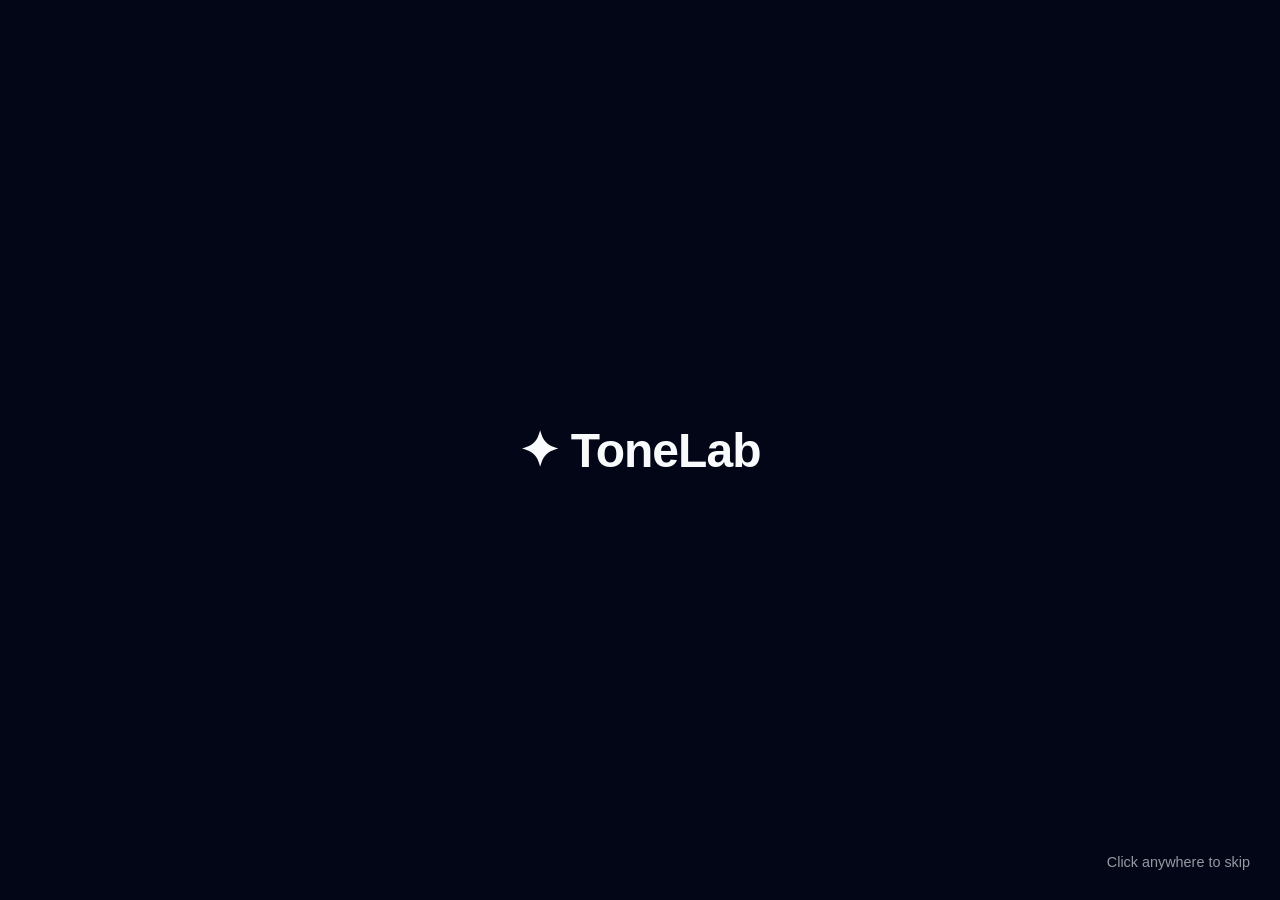
<file: frontend/index.html>
<!DOCTYPE html>
<html lang="en">

<head>
    <meta charset="UTF-8">
    <meta name="viewport" content="width=device-width, initial-scale=1.0">
    <title>ToneLab</title>

    <link rel="stylesheet" href="css/index.css">

    <link rel="preconnect" href="https://fonts.googleapis.com">
    <link rel="preconnect" href="https://fonts.gstatic.com" crossorigin>

    <link href="https://fonts.googleapis.com/css2?family=Inter:wght@300;400;500;600;700&display=swap" rel="stylesheet">
    <link rel="icon" type="image/svg+xml" href="assets/favicon.svg">
</head>

<body>

    <!-- INTRO ANIMATION -->
    <div class="intro">
        <h1 class="intro-logo">✦ ToneLab</h1>
        <p class="skip-text">Click anywhere to skip</p>
    </div>


    <!-- NAVBAR -->
    <header class="navbar">
        <div class="logo"><a href="index.html">✦ ToneLab</a></div>

        <nav>
            <a href="index.html">Home</a>
            <a href="how.html">How it Works</a>
            <a href="about.html">About</a>
            <a href="github.html">GitHub</a>
        </nav>
    </header>


    <!-- HERO -->
    <section class="hero">
        <h1>Write Smarter, Not Harder</h1>
        <p>Analyze your message tone and rewrite it with AI.</p>
    </section>


    <!-- TOOL SECTION -->
    <section class="tool">
        <div class="char-count" style="margin-bottom: 8px; margin-left: 8px;">0 characters</div>
        <textarea placeholder="Enter your message here..." class="input-box"></textarea>

        <div class="controls">

            <select class="tone-select">
                <option value="Profession">Professional</option>
                <option class="Polite">Polite</option>
                <option class="Friendly">Friendly</option>
                <option class="Assertive">Assertive</option>
                <option value="Formal">Formal</option>
                <option class="Casual">Casual</option>
            </select>

            <button class="analyze-btn">Analyze & Rewrite</button>

        </div>

    </section>


    <!-- RESULT -->
    <section class="results"></section>


    <!-- IMPROVEMENTS -->
    <section class="improvements"></section>


    <!-- FOOTER -->
    <footer class="footer">

        <div class="footer-container">

            <div class="footer-section">

                <h3>ToneLab</h3>

                <p>AI-powered tone analysis and message rewriting.</p>

            </div>


            <div class="footer-section">

                <h4>Quick Links</h4>

                <a href="index.html">Home</a>
                <a href="how.html">How it Works</a>
                <a href="about.html">About</a>
                <a href="github.html">GitHub</a>

            </div>


            <div class="footer-section">

                <h4>Contact</h4>

                <p>Email: rohitstudying2004@gmail.com</p>
                <p>Phone: +91 9330808358</p>

            </div>


            <div class="footer-section">

                <h4>Connect</h4>

                <a href="https://www.linkedin.com/in/rohit-saha-091b6a326/" target="_blank">LinkedIn</a>
                <a href="https://github.com/rohitgh2024ju" target="_blank">GitHub</a>

            </div>

        </div>


        <p class="copyright">
            © 2026 ToneLab • Built by Rohit • Open source on GitHub
        </p>

    </footer>


    <!-- INTRO SCRIPT -->
    <script>
        window.addEventListener("load", () => {
            const intro = document.querySelector(".intro");

            setTimeout(() => {
                intro.style.opacity = "0";
                intro.style.pointerEvents = "none";
            }, 1500);
        });
    </script>

    <script src="analyze.js"></script>

</body>

</html>
</file>
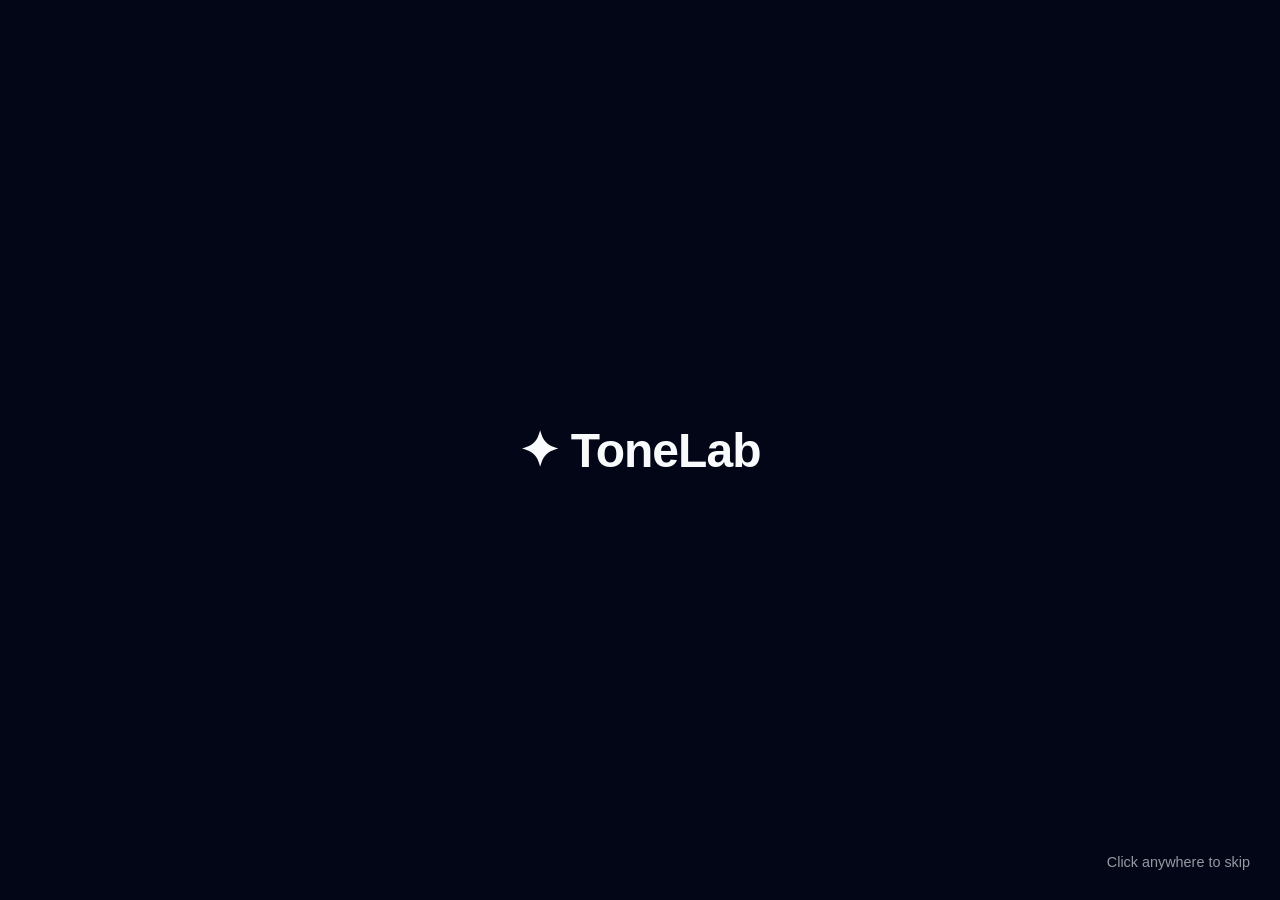
<file: frontend/html/index.html>
<!DOCTYPE html>
<html lang="en">

<head>
    <meta charset="UTF-8">
    <meta name="viewport" content="width=device-width, initial-scale=1.0">
    <title>ToneLab</title>

    <link rel="stylesheet" href="../css/index.css">

    <link rel="preconnect" href="https://fonts.googleapis.com">
    <link rel="preconnect" href="https://fonts.gstatic.com" crossorigin>

    <link href="https://fonts.googleapis.com/css2?family=Inter:wght@300;400;500;600;700&display=swap" rel="stylesheet">
    <link rel="icon" type="image/svg+xml" href="/assets/favicon.svg">
</head>

<body>

    <!-- INTRO ANIMATION -->
    <div class="intro">
        <h1 class="intro-logo">✦ ToneLab</h1>
        <p class="skip-text">Click anywhere to skip</p>
    </div>


    <!-- NAVBAR -->
    <header class="navbar">
        <div class="logo"><a href="index.html">✦ ToneLab</a></div>

        <nav>
            <a href="index.html">Home</a>
            <a href="how.html">How it Works</a>
            <a href="about.html">About</a>
            <a href="github.html">GitHub</a>
        </nav>
    </header>


    <!-- HERO -->
    <section class="hero">
        <h1>Write Smarter, Not Harder</h1>
        <p>Analyze your message tone and rewrite it with AI.</p>
    </section>


    <!-- TOOL SECTION -->
    <section class="tool">
        <div class="char-count" style="margin-bottom: 8px; margin-left: 8px;">0 characters</div>
        <textarea placeholder="Enter your message here..." class="input-box"></textarea>

        <div class="controls">

            <select class="tone-select">
                <option value="Profession">Professional</option>
                <option class="Polite">Polite</option>
                <option class="Friendly">Friendly</option>
                <option class="Assertive">Assertive</option>
                <option value="Formal">Formal</option>
                <option class="Casual">Casual</option>
            </select>

            <button class="analyze-btn">Analyze & Rewrite</button>

        </div>

    </section>


    <!-- RESULT -->
    <section class="results"></section>


    <!-- IMPROVEMENTS -->
    <section class="improvements"></section>


    <!-- FOOTER -->
    <footer class="footer">

        <div class="footer-container">

            <div class="footer-section">

                <h3>ToneLab</h3>

                <p>AI-powered tone analysis and message rewriting.</p>

            </div>


            <div class="footer-section">

                <h4>Quick Links</h4>

                <a href="index.html">Home</a>
                <a href="how.html">How it Works</a>
                <a href="about.html">About</a>
                <a href="github.html">GitHub</a>

            </div>


            <div class="footer-section">

                <h4>Contact</h4>

                <p>Email: rohitstudying2004@gmail.com</p>
                <p>Phone: +91 9330808358</p>

            </div>


            <div class="footer-section">

                <h4>Connect</h4>

                <a href="https://www.linkedin.com/in/rohit-saha-091b6a326/" target="_blank">LinkedIn</a>
                <a href="https://github.com/rohitgh2024ju" target="_blank">GitHub</a>

            </div>

        </div>


        <p class="copyright">
            © 2026 ToneLab • Built by Rohit • Open source on GitHub
        </p>

    </footer>


    <!-- INTRO SCRIPT -->
    <script>
        window.addEventListener("load", () => {
            const intro = document.querySelector(".intro");

            setTimeout(() => {
                intro.style.opacity = "0";
                intro.style.pointerEvents = "none";
            }, 1500);
        });
    </script>

    <script src="../analyze.js"></script>

</body>

</html>
</file>
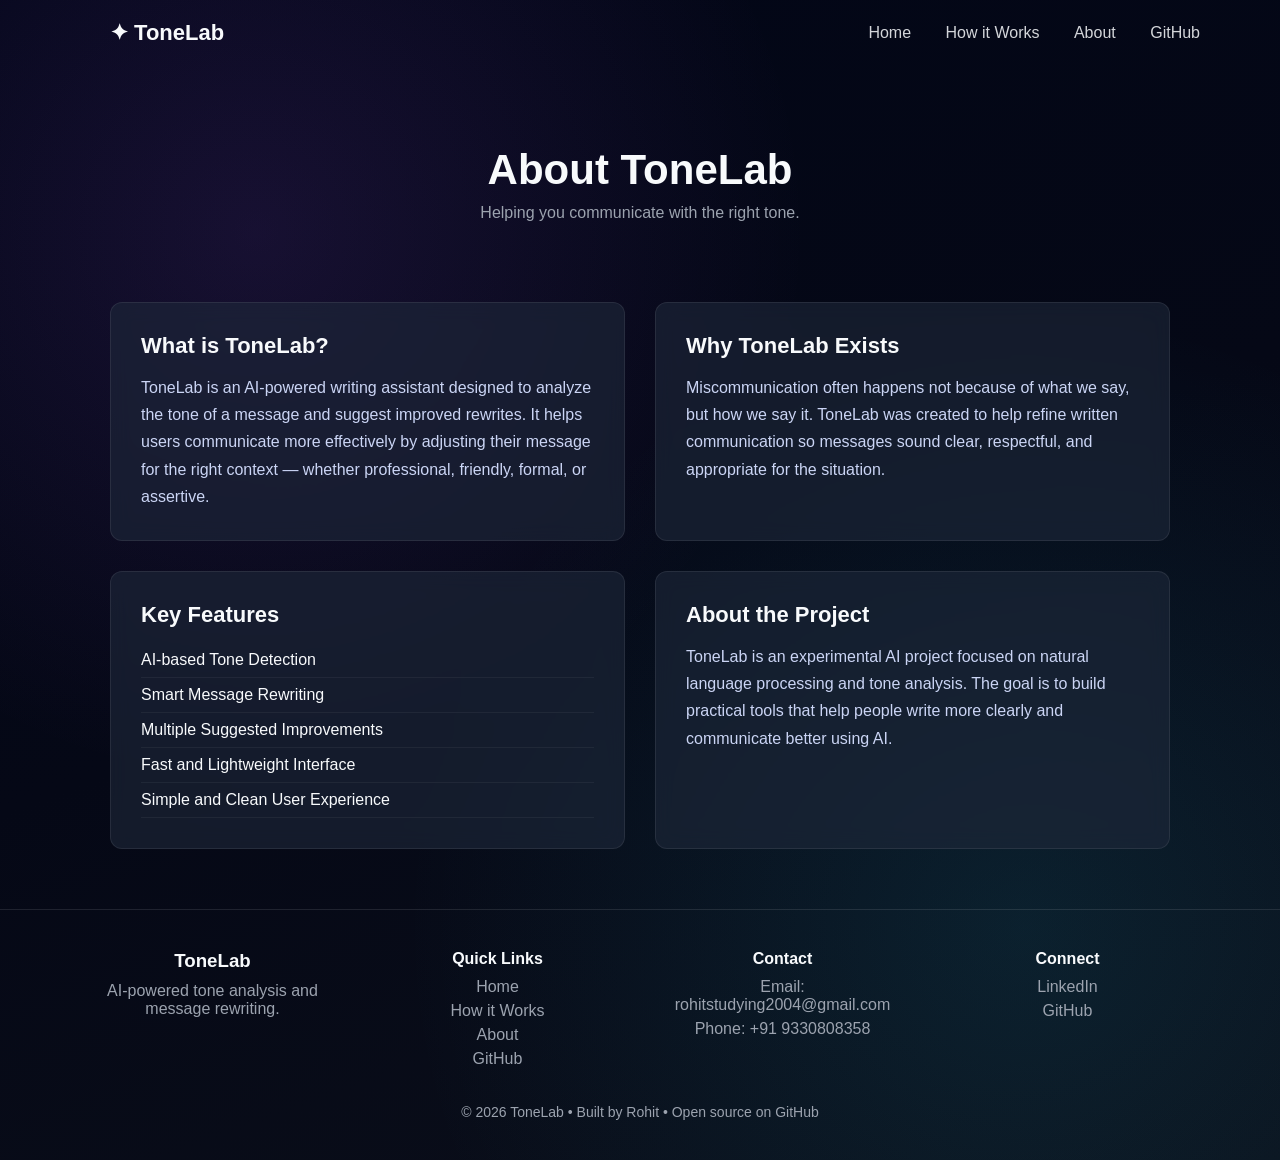
<file: frontend/about.html>
<!DOCTYPE html>
<html lang="en">

<head>
    <meta charset="UTF-8">
    <meta name="viewport" content="width=device-width, initial-scale=1.0">
    <title>About • ToneLab</title>

    <link rel="stylesheet" href="css/about.css">
    <link rel="icon" type="image/svg+xml" href="assets/favicon.svg">

</head>

<body>

    <!-- NAVBAR -->

    <header class="navbar">

        <div class="logo"><a href="html/index.html">✦ ToneLab</a></div>

        <nav>
            <a href="index.html">Home</a>
            <a href="how.html">How it Works</a>
            <a href="about.html">About</a>
            <a href="github.html">GitHub</a>
        </nav>

    </header>


    <!-- HERO -->

    <section class="hero">

        <h1>About ToneLab</h1>

        <p>Helping you communicate with the right tone.</p>

    </section>


    <!-- ABOUT SECTION -->

    <section class="about-container">

        <div class="about-card">

            <h2>What is ToneLab?</h2>

            <p>
                ToneLab is an AI-powered writing assistant designed to analyze the tone of a message
                and suggest improved rewrites. It helps users communicate more effectively by adjusting
                their message for the right context — whether professional, friendly, formal, or assertive.
            </p>

        </div>


        <div class="about-card">

            <h2>Why ToneLab Exists</h2>

            <p>
                Miscommunication often happens not because of what we say, but how we say it.
                ToneLab was created to help refine written communication so messages sound
                clear, respectful, and appropriate for the situation.
            </p>

        </div>


        <div class="about-card features">

            <h2>Key Features</h2>

            <ul>

                <li>AI-based Tone Detection</li>

                <li>Smart Message Rewriting</li>

                <li>Multiple Suggested Improvements</li>

                <li>Fast and Lightweight Interface</li>

                <li>Simple and Clean User Experience</li>

            </ul>

        </div>


        <div class="about-card">

            <h2>About the Project</h2>

            <p>
                ToneLab is an experimental AI project focused on natural language processing
                and tone analysis. The goal is to build practical tools that help people
                write more clearly and communicate better using AI.
            </p>

        </div>

    </section>


    <!-- FOOTER -->

    <footer class="footer">

        <div class="footer-container">

            <div class="footer-section">

                <h3>ToneLab</h3>

                <p>AI-powered tone analysis and message rewriting.</p>

            </div>


            <div class="footer-section">

                <h4>Quick Links</h4>

                <a href="index.html">Home</a>
                <a href="how.html">How it Works</a>
                <a href="about.html">About</a>
                <a href="github.html">GitHub</a>

            </div>


            <div class="footer-section">

                <h4>Contact</h4>

                <p>Email: rohitstudying2004@gmail.com</p>
                <p>Phone: +91 9330808358</p>

            </div>


            <div class="footer-section">

                <h4>Connect</h4>

                <a href="https://www.linkedin.com/in/rohit-saha-091b6a326/" target="_blank">LinkedIn</a>
                <a href="https://github.com/rohitgh2024ju" target="_blank">GitHub</a>
            </div>

        </div>


        <p class="copyright">
            © 2026 ToneLab • Built by Rohit • Open source on GitHub
        </p>

    </footer>
    <script src="analyze.js">

    </script>

</body>

</html>
</file>
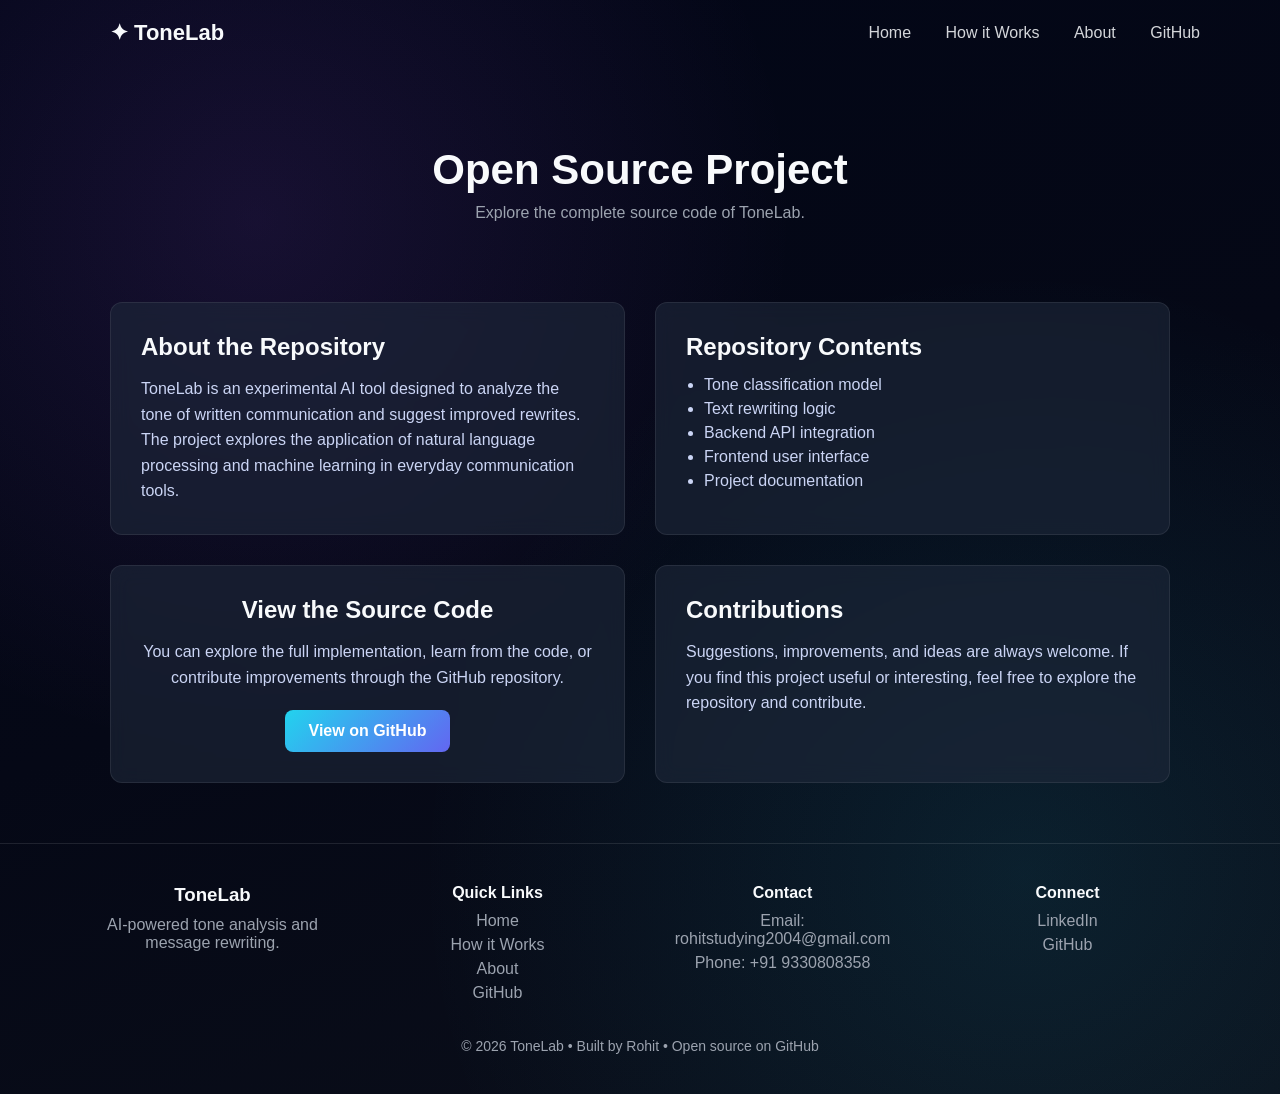
<file: frontend/github.html>
<!DOCTYPE html>
<html lang="en">

<head>

    <meta charset="UTF-8">
    <meta name="viewport" content="width=device-width, initial-scale=1.0">

    <title>GitHub • ToneLab</title>

    <link rel="stylesheet" href="css/github.css">
    <link rel="icon" type="image/svg+xml" href="assets/favicon.svg">

</head>

<body>

    <!-- NAVBAR -->

    <header class="navbar">

        <div class="logo"><a href="index.html">✦ ToneLab</a></div>

        <nav>
            <a href="index.html">Home</a>
            <a href="how.html">How it Works</a>
            <a href="about.html">About</a>
            <a href="github.html">GitHub</a>
        </nav>

    </header>



    <!-- HERO -->

    <section class="hero">

        <h1>Open Source Project</h1>

        <p>Explore the complete source code of ToneLab.</p>

    </section>



    <!-- GITHUB SECTION -->

    <section class="github-section">

        <div class="github-card">

            <h2>About the Repository</h2>

            <p>
                ToneLab is an experimental AI tool designed to analyze the tone of written
                communication and suggest improved rewrites. The project explores the
                application of natural language processing and machine learning in everyday
                communication tools.
            </p>

        </div>



        <div class="github-card">

            <h2>Repository Contents</h2>

            <ul>

                <li>Tone classification model</li>

                <li>Text rewriting logic</li>

                <li>Backend API integration</li>

                <li>Frontend user interface</li>

                <li>Project documentation</li>

            </ul>

        </div>



        <div class="github-card center">

            <h2>View the Source Code</h2>

            <p>
                You can explore the full implementation, learn from the code,
                or contribute improvements through the GitHub repository.
            </p>

            <a class="github-button" href="https://github.com/rohitgh2024ju/tone-classifier-and-rewriter_v2" target="_blank">
                View on GitHub
            </a>

        </div>



        <div class="github-card">

            <h2>Contributions</h2>

            <p>
                Suggestions, improvements, and ideas are always welcome.
                If you find this project useful or interesting, feel free to
                explore the repository and contribute.
            </p>

        </div>

    </section>



    <!-- FOOTER -->

    <footer class="footer">

        <div class="footer-container">

            <div class="footer-section">

                <h3>ToneLab</h3>

                <p>AI-powered tone analysis and message rewriting.</p>

            </div>


            <div class="footer-section">

                <h4>Quick Links</h4>

                <a href="index.html">Home</a>
                <a href="how.html">How it Works</a>
                <a href="about.html">About</a>
                <a href="github.html">GitHub</a>

            </div>


            <div class="footer-section">

                <h4>Contact</h4>

                <p>Email: rohitstudying2004@gmail.com</p>
                <p>Phone: +91 9330808358</p>

            </div>


            <div class="footer-section">

                <h4>Connect</h4>

                <a href="https://www.linkedin.com/in/rohit-saha-091b6a326/" target="_blank">LinkedIn</a>
                <a href="https://github.com/rohitgh2024ju" target="_blank">GitHub</a>

            </div>

        </div>


        <p class="copyright">
            © 2026 ToneLab • Built by Rohit • Open source on GitHub
        </p>

    </footer>


</body>

</html>
</file>
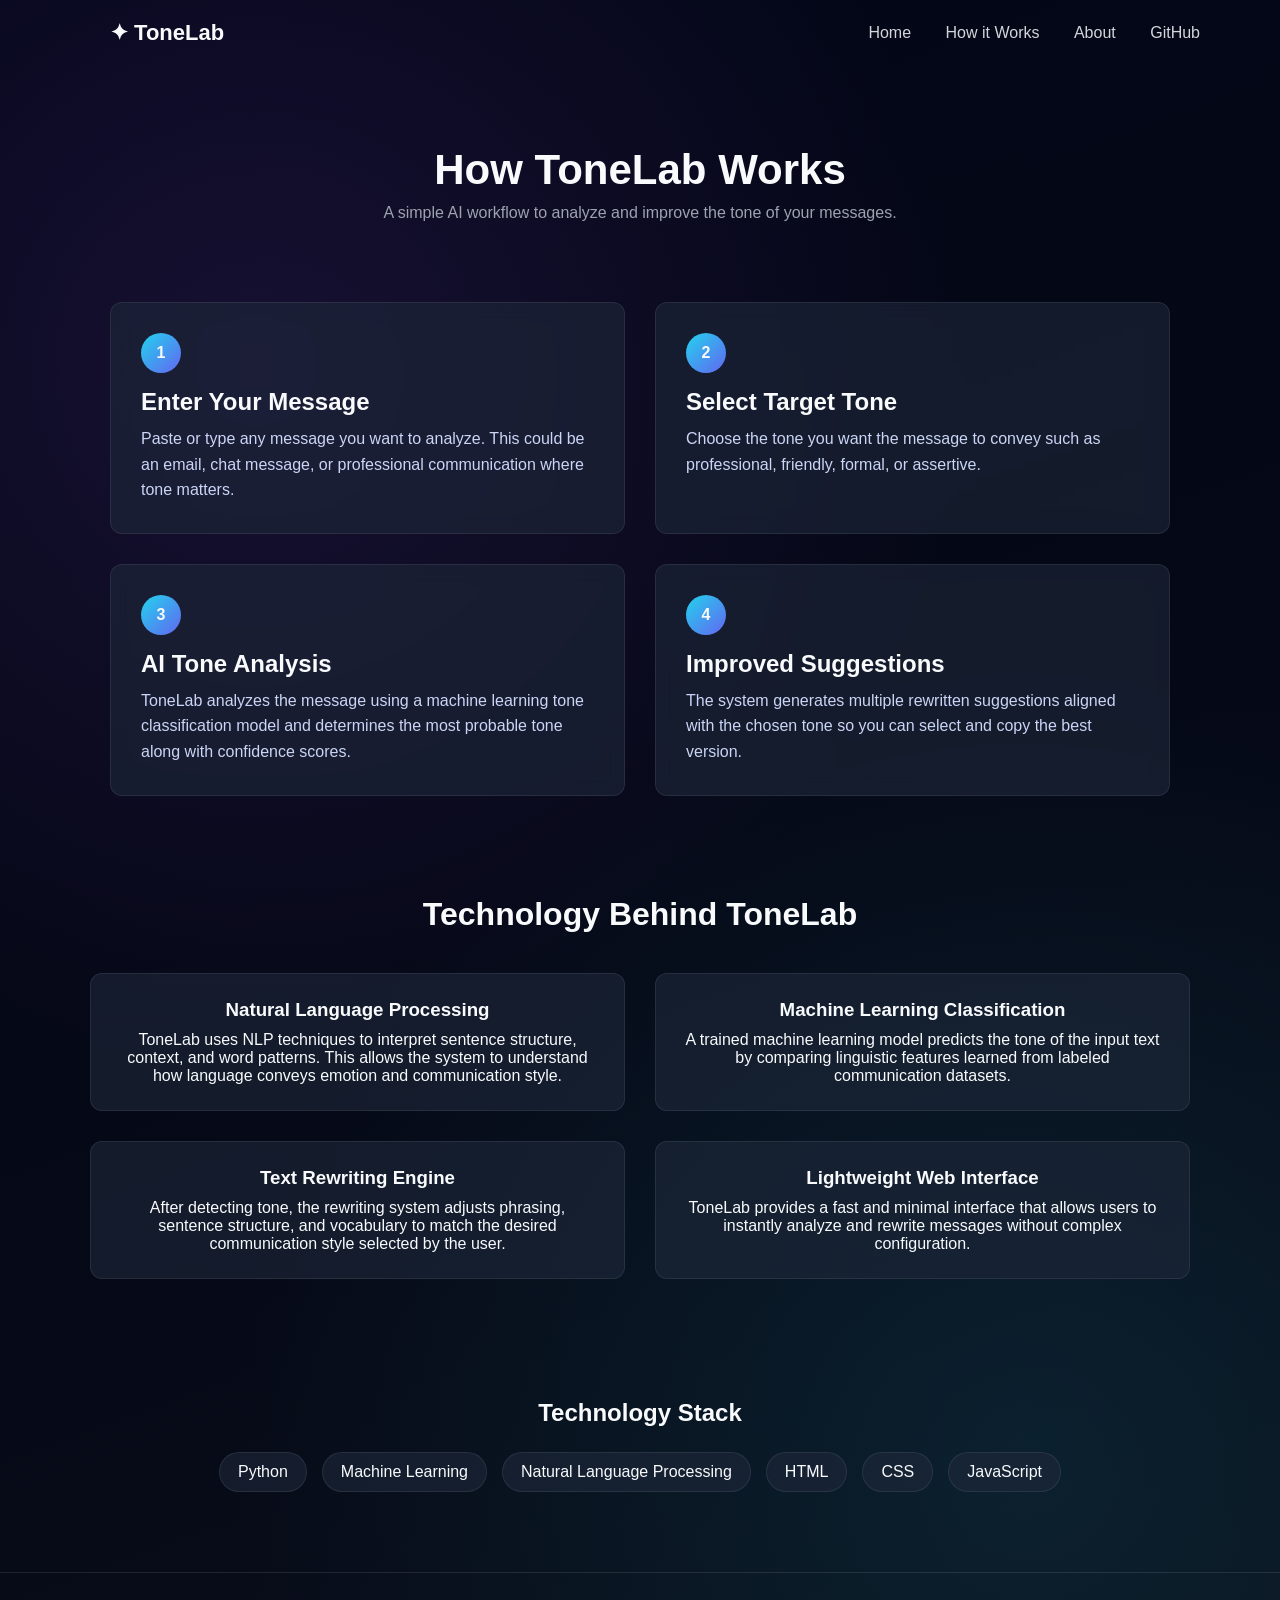
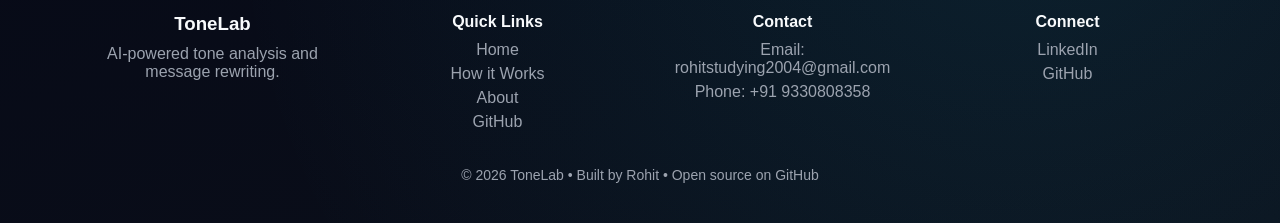
<file: frontend/how.html>
<!DOCTYPE html>
<html lang="en">

<head>
    <meta charset="UTF-8">
    <meta name="viewport" content="width=device-width, initial-scale=1.0">
    <title>How It Works • ToneLab</title>

    <link rel="stylesheet" href="css/how.css">
    <link rel="icon" type="image/svg+xml" href="assets/favicon.svg">

</head>

<body>

    <!-- NAVBAR -->

    <header class="navbar">

        <div class="logo"><a href="index.html">✦ ToneLab</a></div>

        <nav>
            <a href="index.html">Home</a>
            <a href="how.html">How it Works</a>
            <a href="about.html">About</a>
            <a href="github.html">GitHub</a>
        </nav>

    </header>



    <!-- HERO -->

    <section class="hero">

        <h1>How ToneLab Works</h1>

        <p>A simple AI workflow to analyze and improve the tone of your messages.</p>

    </section>



    <!-- WORKFLOW STEPS -->

    <section class="steps-container">

        <div class="step-card">

            <div class="step-number">1</div>

            <h2>Enter Your Message</h2>

            <p>
                Paste or type any message you want to analyze. This could be an email,
                chat message, or professional communication where tone matters.
            </p>

        </div>



        <div class="step-card">

            <div class="step-number">2</div>

            <h2>Select Target Tone</h2>

            <p>
                Choose the tone you want the message to convey such as professional,
                friendly, formal, or assertive.
            </p>

        </div>



        <div class="step-card">

            <div class="step-number">3</div>

            <h2>AI Tone Analysis</h2>

            <p>
                ToneLab analyzes the message using a machine learning tone
                classification model and determines the most probable tone
                along with confidence scores.
            </p>

        </div>



        <div class="step-card">

            <div class="step-number">4</div>

            <h2>Improved Suggestions</h2>

            <p>
                The system generates multiple rewritten suggestions aligned
                with the chosen tone so you can select and copy the best version.
            </p>

        </div>

    </section>



    <!-- TECHNOLOGY SECTION -->

    <section class="tech-section">

        <h2>Technology Behind ToneLab</h2>

        <div class="tech-grid">

            <div class="tech-card">

                <h3>Natural Language Processing</h3>

                <p>
                    ToneLab uses NLP techniques to interpret sentence structure,
                    context, and word patterns. This allows the system to understand
                    how language conveys emotion and communication style.
                </p>

            </div>



            <div class="tech-card">

                <h3>Machine Learning Classification</h3>

                <p>
                    A trained machine learning model predicts the tone of the input
                    text by comparing linguistic features learned from labeled
                    communication datasets.
                </p>

            </div>



            <div class="tech-card">

                <h3>Text Rewriting Engine</h3>

                <p>
                    After detecting tone, the rewriting system adjusts phrasing,
                    sentence structure, and vocabulary to match the desired
                    communication style selected by the user.
                </p>

            </div>



            <div class="tech-card">

                <h3>Lightweight Web Interface</h3>

                <p>
                    ToneLab provides a fast and minimal interface that allows
                    users to instantly analyze and rewrite messages without
                    complex configuration.
                </p>

            </div>

        </div>

    </section>



    <!-- TECH STACK -->

    <section class="stack">

        <h2>Technology Stack</h2>

        <div class="stack-items">

            <span>Python</span>
            <span>Machine Learning</span>
            <span>Natural Language Processing</span>
            <span>HTML</span>
            <span>CSS</span>
            <span>JavaScript</span>

        </div>

    </section>



    <!-- FOOTER -->
    <footer class="footer">

        <div class="footer-container">

            <div class="footer-section">

                <h3>ToneLab</h3>

                <p>AI-powered tone analysis and message rewriting.</p>

            </div>


            <div class="footer-section">

                <h4>Quick Links</h4>

                <a href="index.html">Home</a>
                <a href="how.html">How it Works</a>
                <a href="about.html">About</a>
                <a href="github.html">GitHub</a>

            </div>


            <div class="footer-section">

                <h4>Contact</h4>

                <p>Email: rohitstudying2004@gmail.com</p>
                <p>Phone: +91 9330808358</p>

            </div>


            <div class="footer-section">

                <h4>Connect</h4>

                <a href="https://www.linkedin.com/in/rohit-saha-091b6a326/" target="_blank">LinkedIn</a>
                <a href="https://github.com/rohitgh2024ju" target="_blank">GitHub</a>

            </div>

        </div>


        <p class="copyright">
            © 2026 ToneLab • Built by Rohit • Open source on GitHub
        </p>

    </footer>


</body>

</html>
</file>
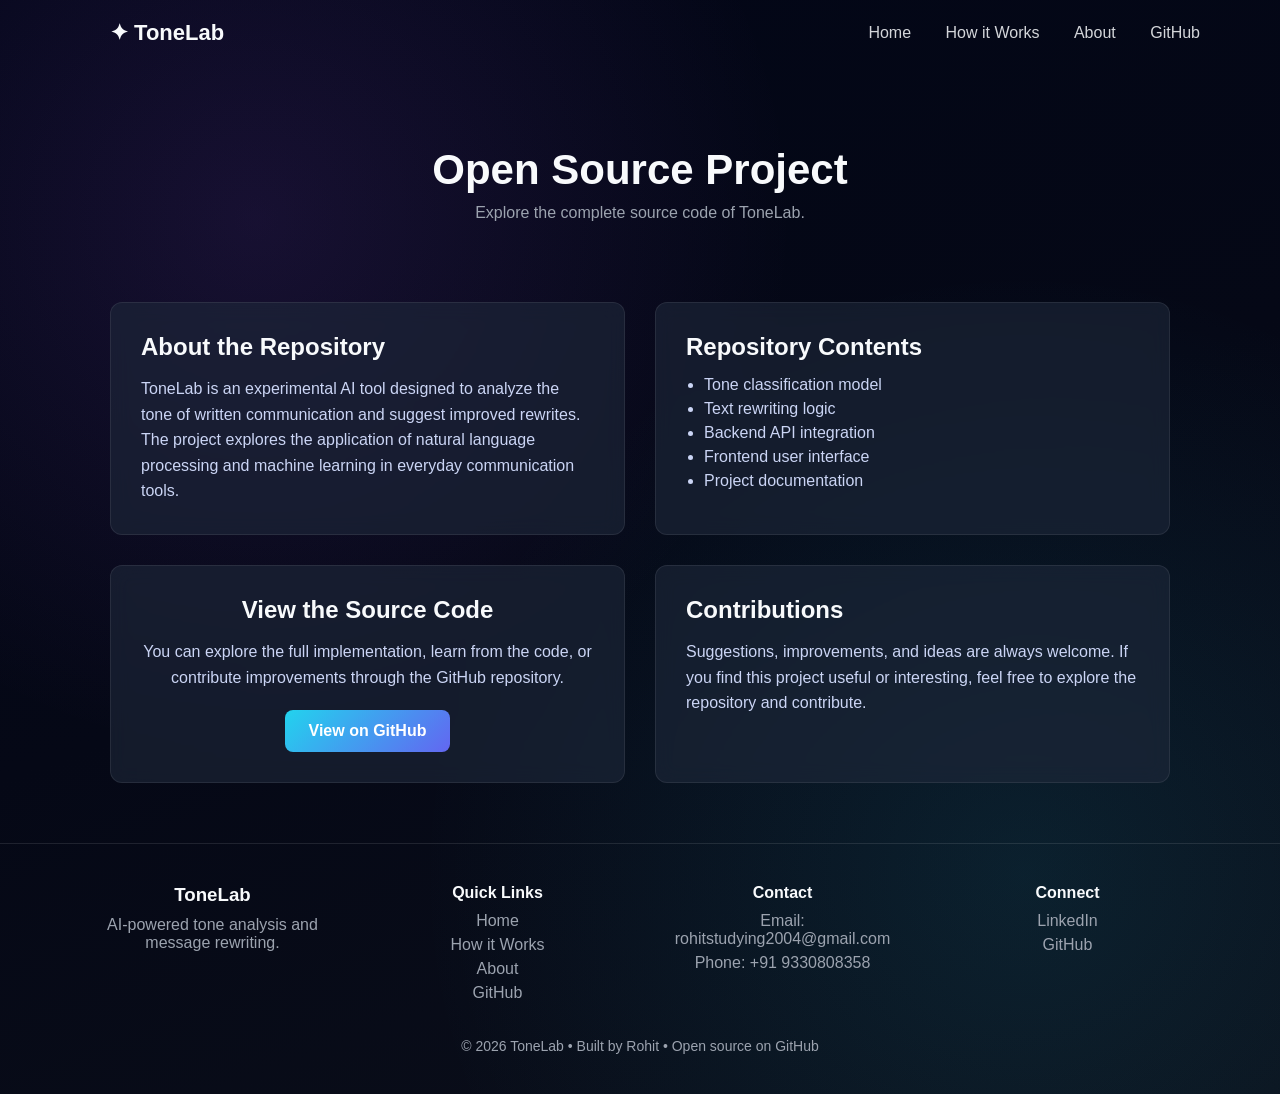
<file: frontend/html/github.html>
<!DOCTYPE html>
<html lang="en">

<head>

    <meta charset="UTF-8">
    <meta name="viewport" content="width=device-width, initial-scale=1.0">

    <title>GitHub • ToneLab</title>

    <link rel="stylesheet" href="../css/github.css">

</head>

<body>

    <!-- NAVBAR -->

    <header class="navbar">

        <div class="logo"><a href="index.html">✦ ToneLab</a></div>

        <nav>
            <a href="index.html">Home</a>
            <a href="how.html">How it Works</a>
            <a href="about.html">About</a>
            <a href="github.html">GitHub</a>
        </nav>

    </header>



    <!-- HERO -->

    <section class="hero">

        <h1>Open Source Project</h1>

        <p>Explore the complete source code of ToneLab.</p>

    </section>



    <!-- GITHUB SECTION -->

    <section class="github-section">

        <div class="github-card">

            <h2>About the Repository</h2>

            <p>
                ToneLab is an experimental AI tool designed to analyze the tone of written
                communication and suggest improved rewrites. The project explores the
                application of natural language processing and machine learning in everyday
                communication tools.
            </p>

        </div>



        <div class="github-card">

            <h2>Repository Contents</h2>

            <ul>

                <li>Tone classification model</li>

                <li>Text rewriting logic</li>

                <li>Backend API integration</li>

                <li>Frontend user interface</li>

                <li>Project documentation</li>

            </ul>

        </div>



        <div class="github-card center">

            <h2>View the Source Code</h2>

            <p>
                You can explore the full implementation, learn from the code,
                or contribute improvements through the GitHub repository.
            </p>

            <a class="github-button" href="https://github.com/rohitgh2024ju/tone-classifier-and-rewriter_v2" target="_blank">
                View on GitHub
            </a>

        </div>



        <div class="github-card">

            <h2>Contributions</h2>

            <p>
                Suggestions, improvements, and ideas are always welcome.
                If you find this project useful or interesting, feel free to
                explore the repository and contribute.
            </p>

        </div>

    </section>



    <!-- FOOTER -->

    <footer class="footer">

        <div class="footer-container">

            <div class="footer-section">

                <h3>ToneLab</h3>

                <p>AI-powered tone analysis and message rewriting.</p>

            </div>


            <div class="footer-section">

                <h4>Quick Links</h4>

                <a href="index.html">Home</a>
                <a href="how.html">How it Works</a>
                <a href="about.html">About</a>
                <a href="github.html">GitHub</a>

            </div>


            <div class="footer-section">

                <h4>Contact</h4>

                <p>Email: rohitstudying2004@gmail.com</p>
                <p>Phone: +91 9330808358</p>

            </div>


            <div class="footer-section">

                <h4>Connect</h4>

                <a href="https://www.linkedin.com/in/rohit-saha-091b6a326/" target="_blank">LinkedIn</a>
                <a href="https://github.com/rohitgh2024ju" target="_blank">GitHub</a>

            </div>

        </div>


        <p class="copyright">
            © 2026 ToneLab • Built by Rohit • Open source on GitHub
        </p>

    </footer>


</body>

</html>
</file>
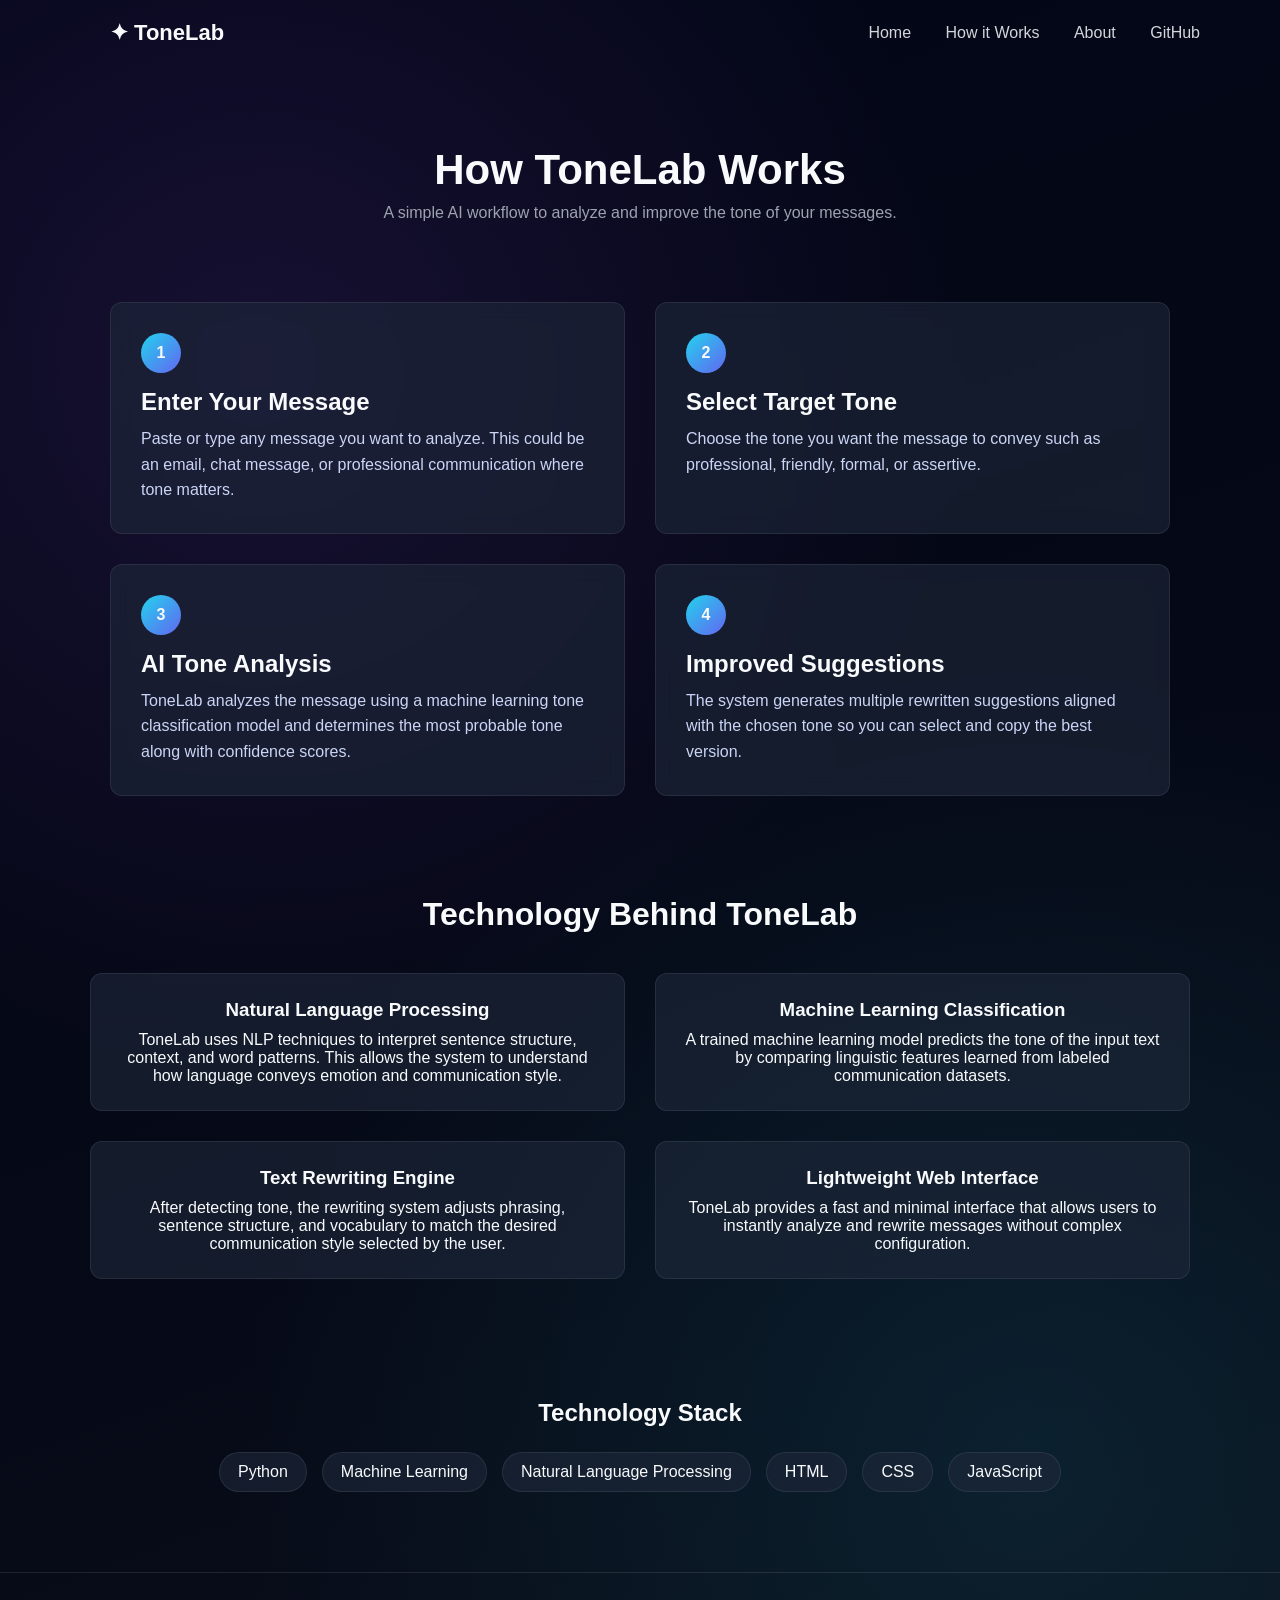
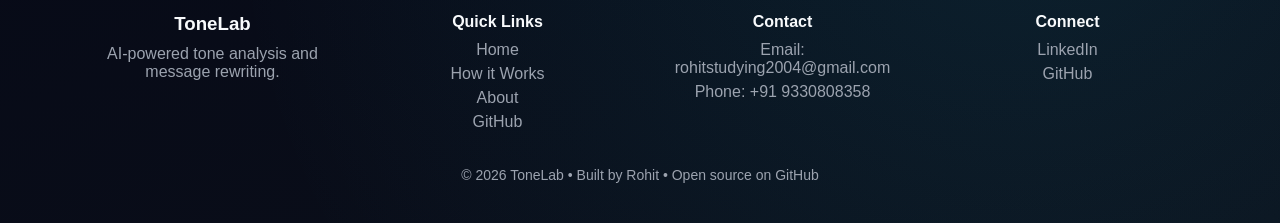
<file: frontend/html/how.html>
<!DOCTYPE html>
<html lang="en">

<head>
    <meta charset="UTF-8">
    <meta name="viewport" content="width=device-width, initial-scale=1.0">
    <title>How It Works • ToneLab</title>

    <link rel="stylesheet" href="../css/how.css">

</head>

<body>

    <!-- NAVBAR -->

    <header class="navbar">

        <div class="logo"><a href="index.html">✦ ToneLab</a></div>

        <nav>
            <a href="index.html">Home</a>
            <a href="how.html">How it Works</a>
            <a href="about.html">About</a>
            <a href="github.html">GitHub</a>
        </nav>

    </header>



    <!-- HERO -->

    <section class="hero">

        <h1>How ToneLab Works</h1>

        <p>A simple AI workflow to analyze and improve the tone of your messages.</p>

    </section>



    <!-- WORKFLOW STEPS -->

    <section class="steps-container">

        <div class="step-card">

            <div class="step-number">1</div>

            <h2>Enter Your Message</h2>

            <p>
                Paste or type any message you want to analyze. This could be an email,
                chat message, or professional communication where tone matters.
            </p>

        </div>



        <div class="step-card">

            <div class="step-number">2</div>

            <h2>Select Target Tone</h2>

            <p>
                Choose the tone you want the message to convey such as professional,
                friendly, formal, or assertive.
            </p>

        </div>



        <div class="step-card">

            <div class="step-number">3</div>

            <h2>AI Tone Analysis</h2>

            <p>
                ToneLab analyzes the message using a machine learning tone
                classification model and determines the most probable tone
                along with confidence scores.
            </p>

        </div>



        <div class="step-card">

            <div class="step-number">4</div>

            <h2>Improved Suggestions</h2>

            <p>
                The system generates multiple rewritten suggestions aligned
                with the chosen tone so you can select and copy the best version.
            </p>

        </div>

    </section>



    <!-- TECHNOLOGY SECTION -->

    <section class="tech-section">

        <h2>Technology Behind ToneLab</h2>

        <div class="tech-grid">

            <div class="tech-card">

                <h3>Natural Language Processing</h3>

                <p>
                    ToneLab uses NLP techniques to interpret sentence structure,
                    context, and word patterns. This allows the system to understand
                    how language conveys emotion and communication style.
                </p>

            </div>



            <div class="tech-card">

                <h3>Machine Learning Classification</h3>

                <p>
                    A trained machine learning model predicts the tone of the input
                    text by comparing linguistic features learned from labeled
                    communication datasets.
                </p>

            </div>



            <div class="tech-card">

                <h3>Text Rewriting Engine</h3>

                <p>
                    After detecting tone, the rewriting system adjusts phrasing,
                    sentence structure, and vocabulary to match the desired
                    communication style selected by the user.
                </p>

            </div>



            <div class="tech-card">

                <h3>Lightweight Web Interface</h3>

                <p>
                    ToneLab provides a fast and minimal interface that allows
                    users to instantly analyze and rewrite messages without
                    complex configuration.
                </p>

            </div>

        </div>

    </section>



    <!-- TECH STACK -->

    <section class="stack">

        <h2>Technology Stack</h2>

        <div class="stack-items">

            <span>Python</span>
            <span>Machine Learning</span>
            <span>Natural Language Processing</span>
            <span>HTML</span>
            <span>CSS</span>
            <span>JavaScript</span>

        </div>

    </section>



    <!-- FOOTER -->
    <footer class="footer">

        <div class="footer-container">

            <div class="footer-section">

                <h3>ToneLab</h3>

                <p>AI-powered tone analysis and message rewriting.</p>

            </div>


            <div class="footer-section">

                <h4>Quick Links</h4>

                <a href="index.html">Home</a>
                <a href="how.html">How it Works</a>
                <a href="about.html">About</a>
                <a href="github.html">GitHub</a>

            </div>


            <div class="footer-section">

                <h4>Contact</h4>

                <p>Email: rohitstudying2004@gmail.com</p>
                <p>Phone: +91 9330808358</p>

            </div>


            <div class="footer-section">

                <h4>Connect</h4>

                <a href="https://www.linkedin.com/in/rohit-saha-091b6a326/" target="_blank">LinkedIn</a>
                <a href="https://github.com/rohitgh2024ju" target="_blank">GitHub</a>

            </div>

        </div>


        <p class="copyright">
            © 2026 ToneLab • Built by Rohit • Open source on GitHub
        </p>

    </footer>


</body>

</html>
</file>
<file: frontend/css/index.css>
* {
    margin: 0;
    padding: 0;
    box-sizing: border-box;
    font-family: Arial, Helvetica, sans-serif;
}

.intro {
    position: fixed;
    inset: 0;
    background: #020617;
    display: flex;
    align-items: center;
    justify-content: center;
    z-index: 9999;
    transition: opacity 0.6s ease;
}

.intro-logo {
    font-size: 3rem;
    font-weight: 700;
    letter-spacing: -0.02em;
    animation: logoFloat 1.2s ease forwards;
}

@keyframes logoFloat {
    0% {
        opacity: 0;
        transform: translateY(60px) scale(0.90);
    }

    100% {
        opacity: 1;
        transform: translateY(0) scale(1);
    }
}

h1 {
    font-weight: 700;
    letter-spacing: -0.02em;
}

h2 {
    font-weight: 600;
}

/* BODY */

body {
    min-height: 100vh;
    color: #F8FAFC;
    overflow-x: hidden;
    position: relative;

    font-family: "Inter", sans-serif;
    font-weight: 400;
    background:
        radial-gradient(circle at 15% 20%, rgba(168, 85, 247, 0.12), transparent 40%),
        radial-gradient(circle at 85% 80%, rgba(34, 211, 238, 0.10), transparent 45%),
        linear-gradient(160deg, #020617, #050816, #0b0f1a);

}


/* GRADIENT BLOB */

body::after {
    content: "";
    position: fixed;

    bottom: -200px;
    right: -200px;

    width: 600px;
    height: 600px;

    background: radial-gradient(circle,
            rgba(56, 189, 248, 0.25),
            rgba(99, 102, 241, 0.25),
            transparent 70%);

    filter: blur(160px);
    border-radius: 50%;
    z-index: -1;

    animation: blobMove 20s ease-in-out infinite alternate;
}

@keyframes blobMove {

    0% {
        transform: translate(0px, 0px) scale(1);
    }

    50% {
        transform: translate(-40px, -30px) scale(1.05);
    }

    100% {
        transform: translate(-20px, -60px) scale(1);
    }

}

.skip-text {
    position: absolute;
    bottom: 30px;
    right: 30px;
    font-size: 0.9rem;
    opacity: 0.6;
}


/* NAVBAR */

.navbar {
    display: flex;
    justify-content: space-between;
    align-items: center;
    padding: 20px 80px;
}

.navbar a {
    color: #F8FAFC;
    text-decoration: none;
    margin-left: 30px;
}

.logo {
    font-size: 22px;
    font-weight: bold;
}

.logo a {
    text-decoration: none;
    color: inherit;
}


/* HERO */

.hero {
    text-align: center;
    margin-top: 60px;
}

.hero h1 {
    font-size: 40px;
    margin-bottom: 10px;
}

.hero p {
    color: #9CA3AF;
}


/* TOOL */

.tool {
    margin: 50px auto;
    width: 700px;
}

.input-box {
    width: 100%;
    height: 160px;
    border-radius: 12px;
    border: 1px solid rgba(255, 255, 255, 0.08);
    padding: 16px;
    font-size: 16px;

    background: rgba(30, 41, 59, 0.6);
    color: #F8FAFC;

    backdrop-filter: blur(10px);
}

.controls {
    display: flex;
    justify-content: space-between;
    margin-top: 15px;
}

.tone-select {
    padding: 10px;
    border-radius: 6px;
}

.analyze-btn {
    background: linear-gradient(135deg, #22d3ee, #6366f1);
    box-shadow: 0 0 20px rgba(99, 102, 241, 0.35);
    border: none;
    padding: 10px 20px;
    border-radius: 6px;
    cursor: pointer;
    color: white;
}

.analyze-btn:hover {
    background: #0EA5E9;
    transform: translateY(-2px);
    box-shadow: 0 8px 25px rgba(59, 130, 246, 0.35);
}


/* RESULTS */

.results {
    width: 700px;
    margin: 40px auto;
}

.bar {
    display: flex;
    align-items: center;
    margin-top: 15px;
}

.progress {
    flex: 1;
    height: 12px;
    background: #1E293B;
    margin: 0 10px;
    border-radius: 10px;
}

.value {
    height: 12px;
    background: #22C55E;
    border-radius: 10px;
    transition: width 0.6s ease;
    width: 0;
}

.spinner {
    width: 40px;
    height: 40px;
    border: 4px solid rgba(255, 255, 255, 0.2);
    border-top: 4px solid #60a5fa;
    border-radius: 50%;
    animation: spin 0.8s linear infinite;
    margin: 40px auto;
}

@keyframes spin {
    to {
        transform: rotate(360deg);
    }
}

.spinner {
    width: 40px;
    height: 40px;
    border: 4px solid rgba(255, 255, 255, 0.2);
    border-top: 4px solid #60a5fa;
    border-radius: 50%;
    animation: spin 0.8s linear infinite;
    margin: 40px auto;
}

@keyframes spin {
    to {
        transform: rotate(360deg);
    }
}

.fade-in {
    opacity: 0;
    transform: translateY(10px);
    animation: fadeIn 0.4s ease forwards;
}

@keyframes fadeIn {
    to {
        opacity: 1;
        transform: translateY(0);
    }
}


/* IMPROVEMENTS */

.improvements {
    width: 700px;
    margin: 40px auto;
}

.card {
    background: #1E293B;
    padding: 20px;
    border-radius: 12px;
    margin-top: 15px;
    display: flex;
    justify-content: space-between;
    align-items: center;
}

.card:hover {
    transform: translateY(-3px);
    background: rgba(255, 255, 255, 0.06);
    transform: translateY(-3px);
    transition: 0.2s;
}

.copy {
    background: #38BDF8;
    border: none;
    padding: 8px 14px;
    border-radius: 6px;
    cursor: pointer;
}

.copy:hover {
    background: #0EA5E9;
}


/* FOOTER */


.footer {

    margin-top: 80px;

    text-align: center;

    margin-top: 20px;

    padding: 40px 20px;

    border-top: 1px solid rgba(255, 255, 255, 0.1);

}

.footer-container {

    max-width: 1100px;

    margin: auto;

    display: grid;

    grid-template-columns: repeat(4, 1fr);

    gap: 40px;

}

.footer-section h3,
.footer-section h4 {

    margin-bottom: 10px;

}

.footer-section p,
.footer-section a {

    display: block;

    color: #9CA3AF;

    text-decoration: none;

    margin-bottom: 6px;

}

.footer-section a:hover {

    color: white;

}

.copyright {

    text-align: center;

    margin-top: 30px;

    color: #9CA3AF;

    font-size: 14px;

}


/* Responsive */

@media(max-width:800px) {

    .footer-container {

        grid-template-columns: 1fr 1fr;

    }

}
</file>
<file: frontend/css/about.css>
* {
    margin: 0;
    padding: 0;
    box-sizing: border-box;
    font-family: Arial, Helvetica, sans-serif;
}

body {

    background:
        radial-gradient(circle at 20% 20%, rgba(168, 85, 247, 0.12), transparent 40%),
        radial-gradient(circle at 80% 80%, rgba(34, 211, 238, 0.10), transparent 45%),
        linear-gradient(160deg, #020617, #050816, #0b0f1a);

    color: #F8FAFC;
    min-height: 100vh;

}


/* NAVBAR */

.navbar {

    display: flex;
    justify-content: space-between;
    align-items: center;

    padding: 20px 80px;

}

.navbar a {
    color: #F8FAFC;
    text-decoration: none;
    margin-left: 30px;
}

.logo {
    font-size: 22px;
    font-weight: bold;
}

.logo a{
    text-decoration: none;
    color: inherit;
}

nav a {

    color: #F8FAFC;
    text-decoration: none;
    margin-left: 30px;
    opacity: 0.85;

}

nav a:hover {

    opacity: 1;

}


/* HERO */

.hero {

    text-align: center;
    padding: 80px 20px 40px;

}

.hero h1 {

    font-size: 42px;
    margin-bottom: 10px;

}

.hero p {

    color: #9CA3AF;

}


/* ABOUT CONTAINER */

.about-container {

    max-width: 1100px;
    margin: auto;

    display: grid;
    grid-template-columns: 1fr 1fr;

    gap: 30px;

    padding: 40px 20px;

}


/* ABOUT CARDS */

.about-card {

    background: rgba(30, 41, 59, 0.6);

    padding: 30px;

    border-radius: 12px;

    border: 1px solid rgba(255, 255, 255, 0.08);

    backdrop-filter: blur(10px);

}

.about-card h2 {

    margin-bottom: 15px;
    font-size: 22px;

}

.about-card p {

    line-height: 1.7;
    color: #cbd5f5;

}


/* FEATURES LIST */

.features ul {

    list-style: none;

}

.features li {

    padding: 8px 0;
    border-bottom: 1px solid rgba(255, 255, 255, 0.05);

}


/* FOOTER */

.footer {

    margin-top: 80px;

    text-align: center;

    margin-top: 20px;

    padding: 40px 20px;

    border-top: 1px solid rgba(255, 255, 255, 0.1);

}

.footer-container {

    max-width: 1100px;

    margin: auto;

    display: grid;

    grid-template-columns: repeat(4, 1fr);

    gap: 40px;

}

.footer-section h3,
.footer-section h4 {

    margin-bottom: 10px;

}

.footer-section p,
.footer-section a {

    display: block;

    color: #9CA3AF;

    text-decoration: none;

    margin-bottom: 6px;

}

.footer-section a:hover {

    color: white;

}

.copyright {

    text-align: center;

    margin-top: 30px;

    color: #9CA3AF;

    font-size: 14px;

}


/* Responsive */

@media(max-width:800px) {

    .footer-container {

        grid-template-columns: 1fr 1fr;

    }

}
</file>
<file: frontend/css/github.css>
* {
    margin: 0;
    padding: 0;
    box-sizing: border-box;
    font-family: Arial, Helvetica, sans-serif;
}

body {

    background:
        radial-gradient(circle at 20% 20%, rgba(168, 85, 247, 0.12), transparent 40%),
        radial-gradient(circle at 80% 80%, rgba(34, 211, 238, 0.10), transparent 45%),
        linear-gradient(160deg, #020617, #050816, #0b0f1a);

    color: #F8FAFC;
    min-height: 100vh;

}


/* NAVBAR */

.navbar {
    display: flex;
    justify-content: space-between;
    align-items: center;
    padding: 20px 80px;
}

.navbar a {
    color: #F8FAFC;
    text-decoration: none;
    margin-left: 30px;
}

.logo {
    font-size: 22px;
    font-weight: bold;
}

.logo a {
    text-decoration: none;
    color: inherit;
}

nav a {
    color: #F8FAFC;
    text-decoration: none;
    margin-left: 30px;
    opacity: 0.85;
}

nav a:hover {
    opacity: 1;
}



/* HERO */

.hero {
    text-align: center;
    padding: 80px 20px 40px;
}

.hero h1 {
    font-size: 42px;
    margin-bottom: 10px;
}

.hero p {
    color: #9CA3AF;
}



/* GITHUB SECTION */

.github-section {

    max-width: 1100px;
    margin: auto;

    display: grid;
    grid-template-columns: 1fr 1fr;

    gap: 30px;

    padding: 40px 20px;

}

.github-card {

    background: rgba(30, 41, 59, 0.6);

    padding: 30px;

    border-radius: 12px;

    border: 1px solid rgba(255, 255, 255, 0.08);

    backdrop-filter: blur(10px);

}

.github-card h2 {
    margin-bottom: 15px;
}

.github-card p {
    color: #cbd5f5;
    line-height: 1.6;
}

.github-card ul {
    margin-top: 10px;
    padding-left: 18px;
    color: #cbd5f5;
}

.github-card li {
    margin-bottom: 6px;
}


/* CENTER CARD */

.center {
    text-align: center;
}


/* GITHUB BUTTON */

.github-button {

    display: inline-block;

    margin-top: 20px;

    padding: 12px 24px;

    background: linear-gradient(135deg, #22d3ee, #6366f1);

    border-radius: 8px;

    text-decoration: none;

    color: white;

    font-weight: bold;

    transition: 0.3s;

}

.github-button:hover {

    transform: translateY(-2px);

    box-shadow: 0 8px 20px rgba(99, 102, 241, 0.4);

}



/* FOOTER */

.footer {

    margin-top: 80px;

    text-align: center;

    margin-top: 20px;

    padding: 40px 20px;

    border-top: 1px solid rgba(255, 255, 255, 0.1);

}

.footer-container {

    max-width: 1100px;

    margin: auto;

    display: grid;

    grid-template-columns: repeat(4, 1fr);

    gap: 40px;

}

.footer-section h3,
.footer-section h4 {

    margin-bottom: 10px;

}

.footer-section p,
.footer-section a {

    display: block;

    color: #9CA3AF;

    text-decoration: none;

    margin-bottom: 6px;

}

.footer-section a:hover {

    color: white;

}

.copyright {

    text-align: center;

    margin-top: 30px;

    color: #9CA3AF;

    font-size: 14px;

}


/* Responsive */

@media(max-width:800px) {

    .footer-container {

        grid-template-columns: 1fr 1fr;

    }

}
</file>
<file: frontend/css/how.css>
* {
    margin: 0;
    padding: 0;
    box-sizing: border-box;
    font-family: Arial, Helvetica, sans-serif;
}

body {

    background:
        radial-gradient(circle at 20% 20%, rgba(168, 85, 247, 0.12), transparent 40%),
        radial-gradient(circle at 80% 80%, rgba(34, 211, 238, 0.10), transparent 45%),
        linear-gradient(160deg, #020617, #050816, #0b0f1a);

    color: #F8FAFC;
    min-height: 100vh;

}


/* NAVBAR */

.navbar {
    display: flex;
    justify-content: space-between;
    align-items: center;
    padding: 20px 80px;
}

.navbar a {
    color: #F8FAFC;
    text-decoration: none;
    margin-left: 30px;
}

.logo {
    font-size: 22px;
    font-weight: bold;
}

.logo a {
    text-decoration: none;
    color: inherit;
}

nav a {
    color: #F8FAFC;
    text-decoration: none;
    margin-left: 30px;
    opacity: 0.85;
}

nav a:hover {
    opacity: 1;
}



/* HERO */

.hero {
    text-align: center;
    padding: 80px 20px 40px;
}

.hero h1 {
    font-size: 42px;
    margin-bottom: 10px;
}

.hero p {
    color: #9CA3AF;
}



/* WORKFLOW STEPS */

.steps-container {

    max-width: 1100px;
    margin: auto;

    display: grid;
    grid-template-columns: 1fr 1fr;

    gap: 30px;
    padding: 40px 20px;

}

.step-card {

    background: rgba(30, 41, 59, 0.6);

    padding: 30px;

    border-radius: 12px;

    border: 1px solid rgba(255, 255, 255, 0.08);

    backdrop-filter: blur(10px);

}

.step-number {

    width: 40px;
    height: 40px;

    display: flex;
    align-items: center;
    justify-content: center;

    background: linear-gradient(135deg, #22d3ee, #6366f1);

    border-radius: 50%;

    font-weight: bold;

    margin-bottom: 15px;

}

.step-card h2 {
    margin-bottom: 10px;
}

.step-card p {
    color: #cbd5f5;
    line-height: 1.6;
}



/* TECHNOLOGY SECTION */

.tech-section {

    text-align: center;
    padding: 60px 20px;

}

.tech-section h2 {
    margin-bottom: 40px;
    font-size: 32px;
}

.tech-grid {

    max-width: 1100px;
    margin: auto;

    display: grid;
    grid-template-columns: 1fr 1fr;

    gap: 30px;

}

.tech-card {

    background: rgba(30, 41, 59, 0.6);

    padding: 25px;

    border-radius: 12px;

    border: 1px solid rgba(255, 255, 255, 0.08);

}

.tech-card h3 {
    margin-bottom: 10px;
}



/* STACK */

.stack {

    text-align: center;
    padding: 60px 20px;

}

.stack h2 {
    margin-bottom: 25px;
}

.stack-items {

    display: flex;
    flex-wrap: wrap;
    justify-content: center;
    gap: 15px;

}

.stack-items span {

    padding: 10px 18px;

    background: rgba(30, 41, 59, 0.6);

    border-radius: 20px;

    border: 1px solid rgba(255, 255, 255, 0.08);

}



/* FOOTER */

.footer {

    margin-top: 80px;

    text-align: center;

    margin-top: 20px;

    padding: 40px 20px;

    border-top: 1px solid rgba(255, 255, 255, 0.1);

}

.footer-container {

    max-width: 1100px;

    margin: auto;

    display: grid;

    grid-template-columns: repeat(4, 1fr);

    gap: 40px;

}

.footer-section h3,
.footer-section h4 {

    margin-bottom: 10px;

}

.footer-section p,
.footer-section a {

    display: block;

    color: #9CA3AF;

    text-decoration: none;

    margin-bottom: 6px;

}

.footer-section a:hover {

    color: white;

}

.copyright {

    text-align: center;

    margin-top: 30px;

    color: #9CA3AF;

    font-size: 14px;

}


/* Responsive */

@media(max-width:800px) {

    .footer-container {

        grid-template-columns: 1fr 1fr;

    }

}
</file>
